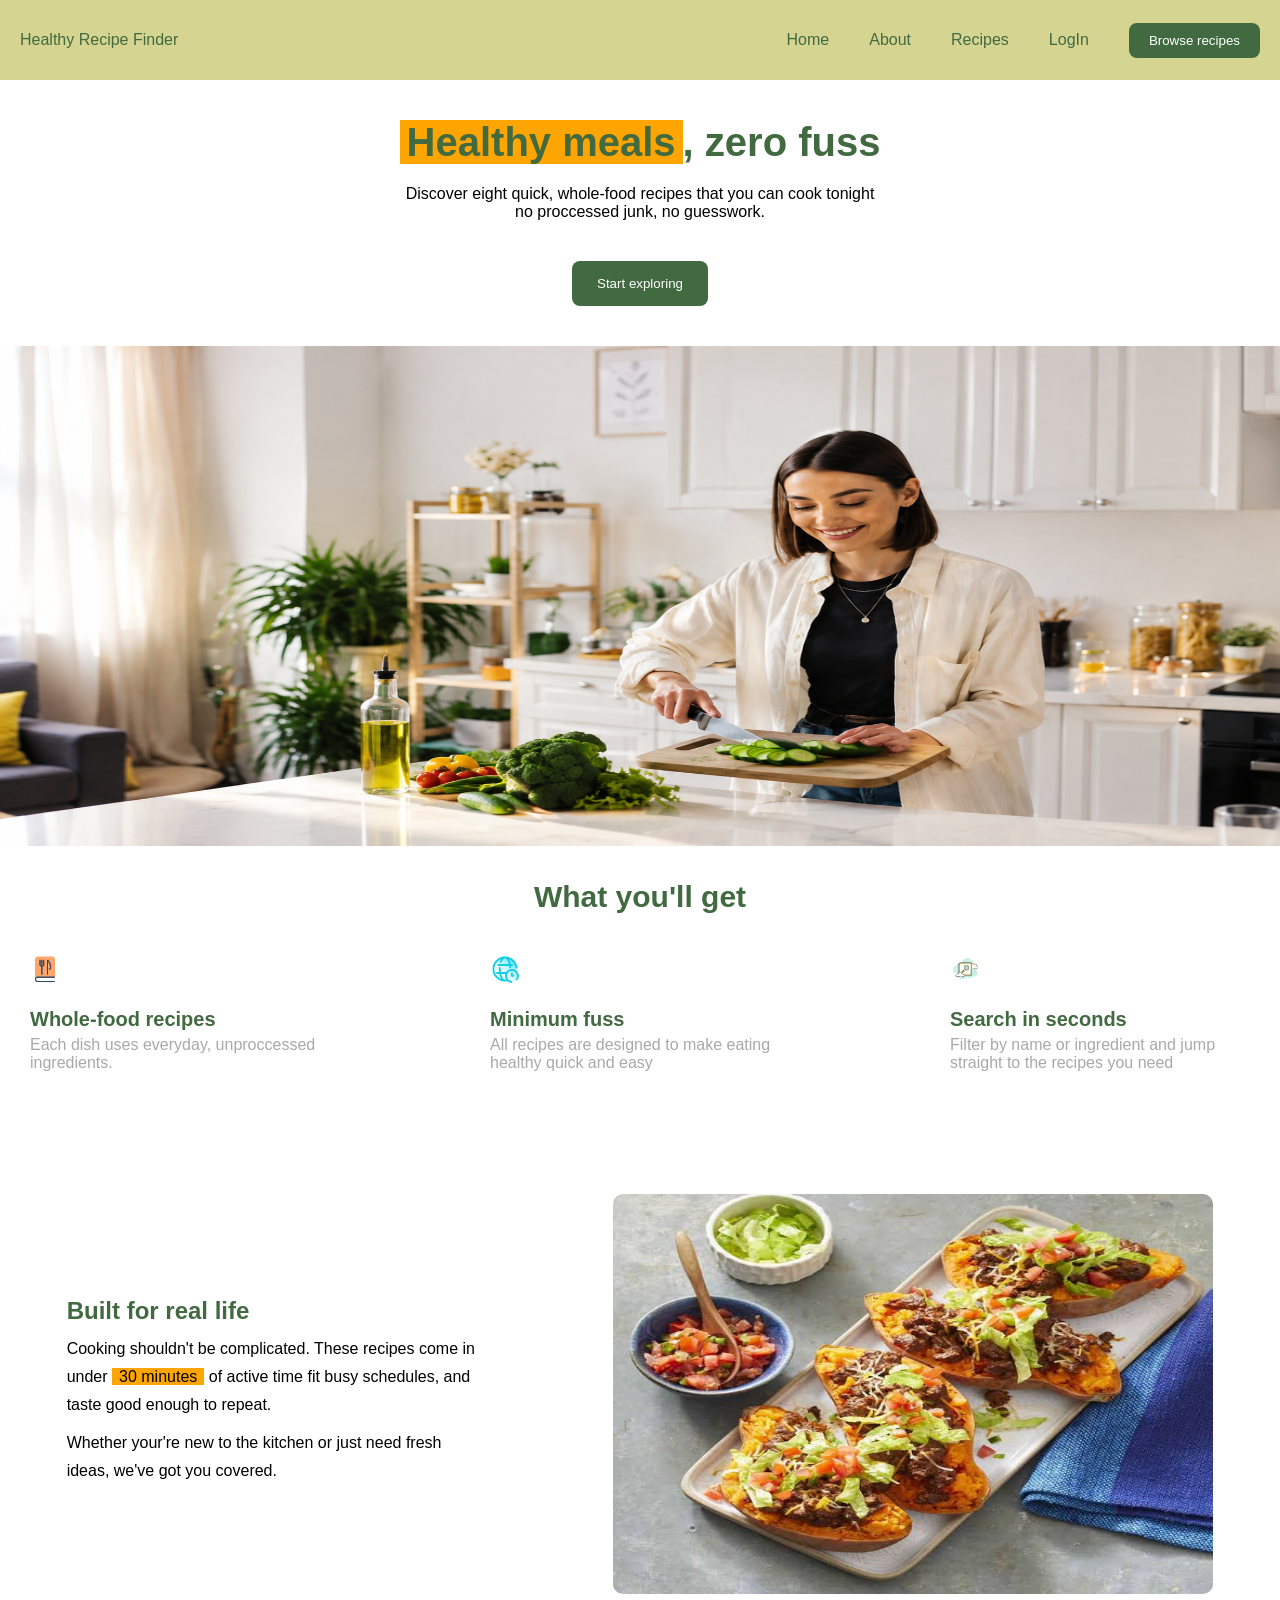
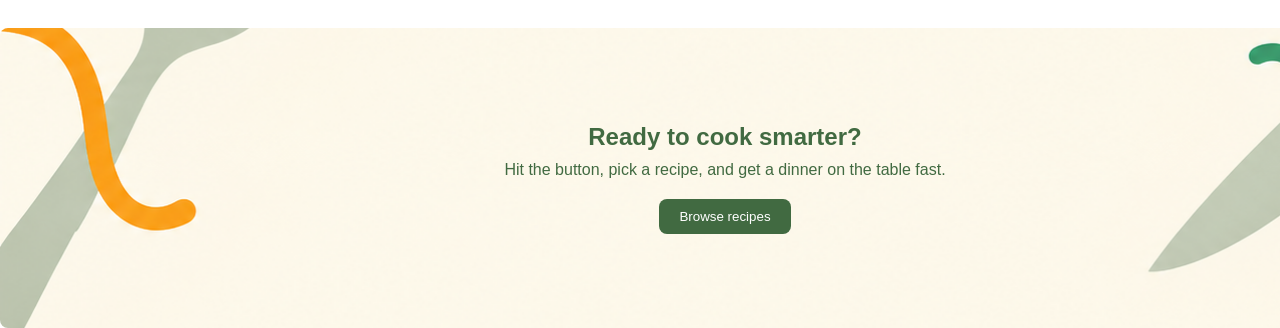
<file: index.html>
<!DOCTYPE html>
<html lang="en">
<head>
  <meta charset="UTF-8">
  <meta name="viewport" content="width=device-width, initial-scale=1.0">
  <title>Healthy Recipes Finder</title>
  <link rel="stylesheet" href="index.css">
</head>
<body>

  <nav>

    <a href="#" class="healthy">Healthy Recipe Finder</a>
    <input type="checkbox" id="sidebar-active">

    <label for="sidebar-active" class="open-sidebar-active"><svg xmlns="http://www.w3.org/2000/svg" height="32px" viewBox="0 -960 960 960" width="32px" fill="#e3e3e3"><path d="M120-240v-80h720v80H120Zm0-200v-80h720v80H120Zm0-200v-80h720v80H120Z"/></svg></label>

    <div class="links-container">

      <label for="sidebar-active" class="close-sidebar-active"><svg xmlns="http://www.w3.org/2000/svg" height="32px" viewBox="0 -960 960 960" width="32px" fill="#e3e3e3"><path d="m256-200-56-56 224-224-224-224 56-56 224 224 224-224 56 56-224 224 224 224-56 56-224-224-224 224Z"/></svg></label>

      <a href="index.html" class="home-link">Home</a>
      <a href="#">About</a>
      <a href="recipe.html">Recipes</a>
      <a href="login.html">LogIn</a>
      <button>Browse recipes</button>
    </div>
  </nav>

  <main>

    <p class="meals"> <span>Healthy meals</span>, zero fuss</p>
      <p class="discover">Discover eight quick, whole-food recipes that you can cook tonight <br> no proccessed junk, no guesswork.</p>

    <div class="first-div" align="center">
      <button>Start exploring</button>
    </div>


    <div class="picture" align="center">
      <img class="woman" src="woman.png">

    </div>

    <p class="what">What you'll get</p>

    <div class="second-div">

      <div class="inner-div">
        <img class="image1" src="recipe.png">
        <p class="whole"> Whole-food recipes</p>
        <p class="each">Each dish uses everyday, unproccessed <br> ingredients.</p>
      </div>


       <div class="inner-div">
        <img class="image1" src="fuss.png">
        <p class="whole"> Minimum fuss</p>
        <p class="each">All recipes are designed to make eating healthy quick and easy</p>
      </div>


       <div class="inner-div">
        <img class="image1" src="search.png">
        <p class="whole"> Search in seconds</p>
        <p class="each">Filter by name or ingredient and jump straight to the recipes you need</p>
      </div>

    </div>






    <div class="third-div">

      <div class="para-div">
        <p class="built">Built for real life</p>
        <p  class="cooking">Cooking shouldn't be complicated. These recipes come in <br> under <span>30 minutes</span> of active time fit busy schedules, and <br> taste good enough to repeat.</p>
        <p class="whether">Whether your're new to the kitchen or just need fresh <br> ideas, we've got you covered.</p>
      </div>

      <div>
        <img class="dish" src="images1.jpg" width="700px" height="500px">
      </div>

    </div>


    <div align="center">

      <div class="pics" align="center">
      <p class="ready">Ready to cook smarter?</p>
      <p class="hit">Hit the button, pick a recipe, and get a dinner on the table fast.</p>
      <button class="browse">Browse recipes</button>
    
    </div>
    </div>



    
  </main>  
</body>
</html>
</file>
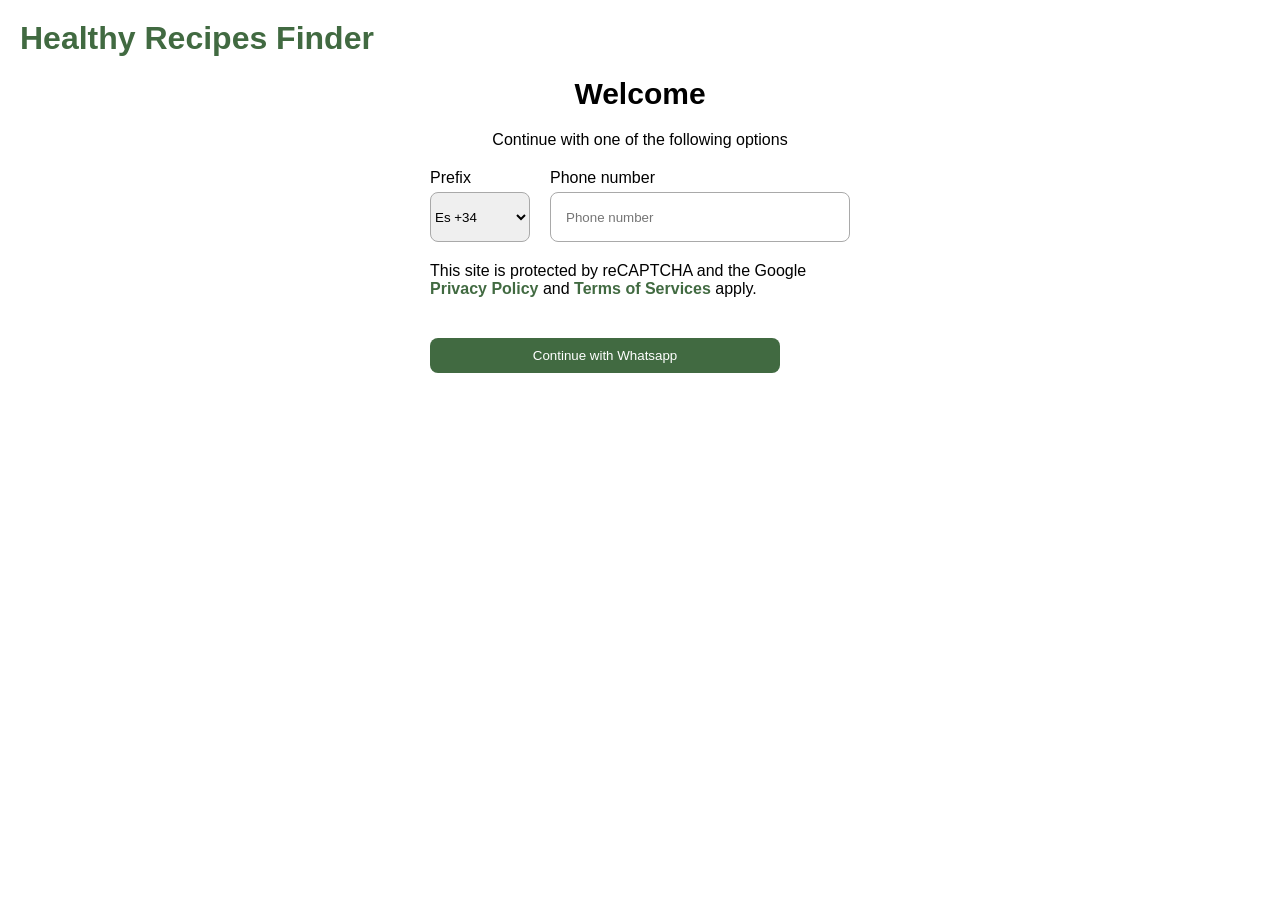
<file: login.html>
<!DOCTYPE html>
<html lang="en">
<head>
  <meta charset="UTF-8">
  <meta name="viewport" content="width=device-width, initial-scale=1.0">
  <title>Log-In</title>
  <link rel="stylesheet" href="login.css">
</head>
<body>

 <div class="first">
   <a href="index.html">Healthy Recipes Finder</a>
 </div>



 <div class="c">

  <div>
    <p class="welcome">Welcome</p>
  <p class="d">Continue with one of the following options</p>

  <div>
    <form>
      <div class="a"><label for="prefix">Prefix</label> <br> <select><option>Es +34</option></select></div>

      <div  class="b"><label for="phone-number">Phone number</label> <br> <input type="text" placeholder="Phone number"></div>
    </form>
    <p class="site">This site is protected by reCAPTCHA and the Google <span>Privacy Policy</span> and <span>Terms of Services</span> apply.</p>
  </div>

  <button class="continue">Continue with Whatsapp</button>


  </div>

  
</div>
</body>
</html>
</file>
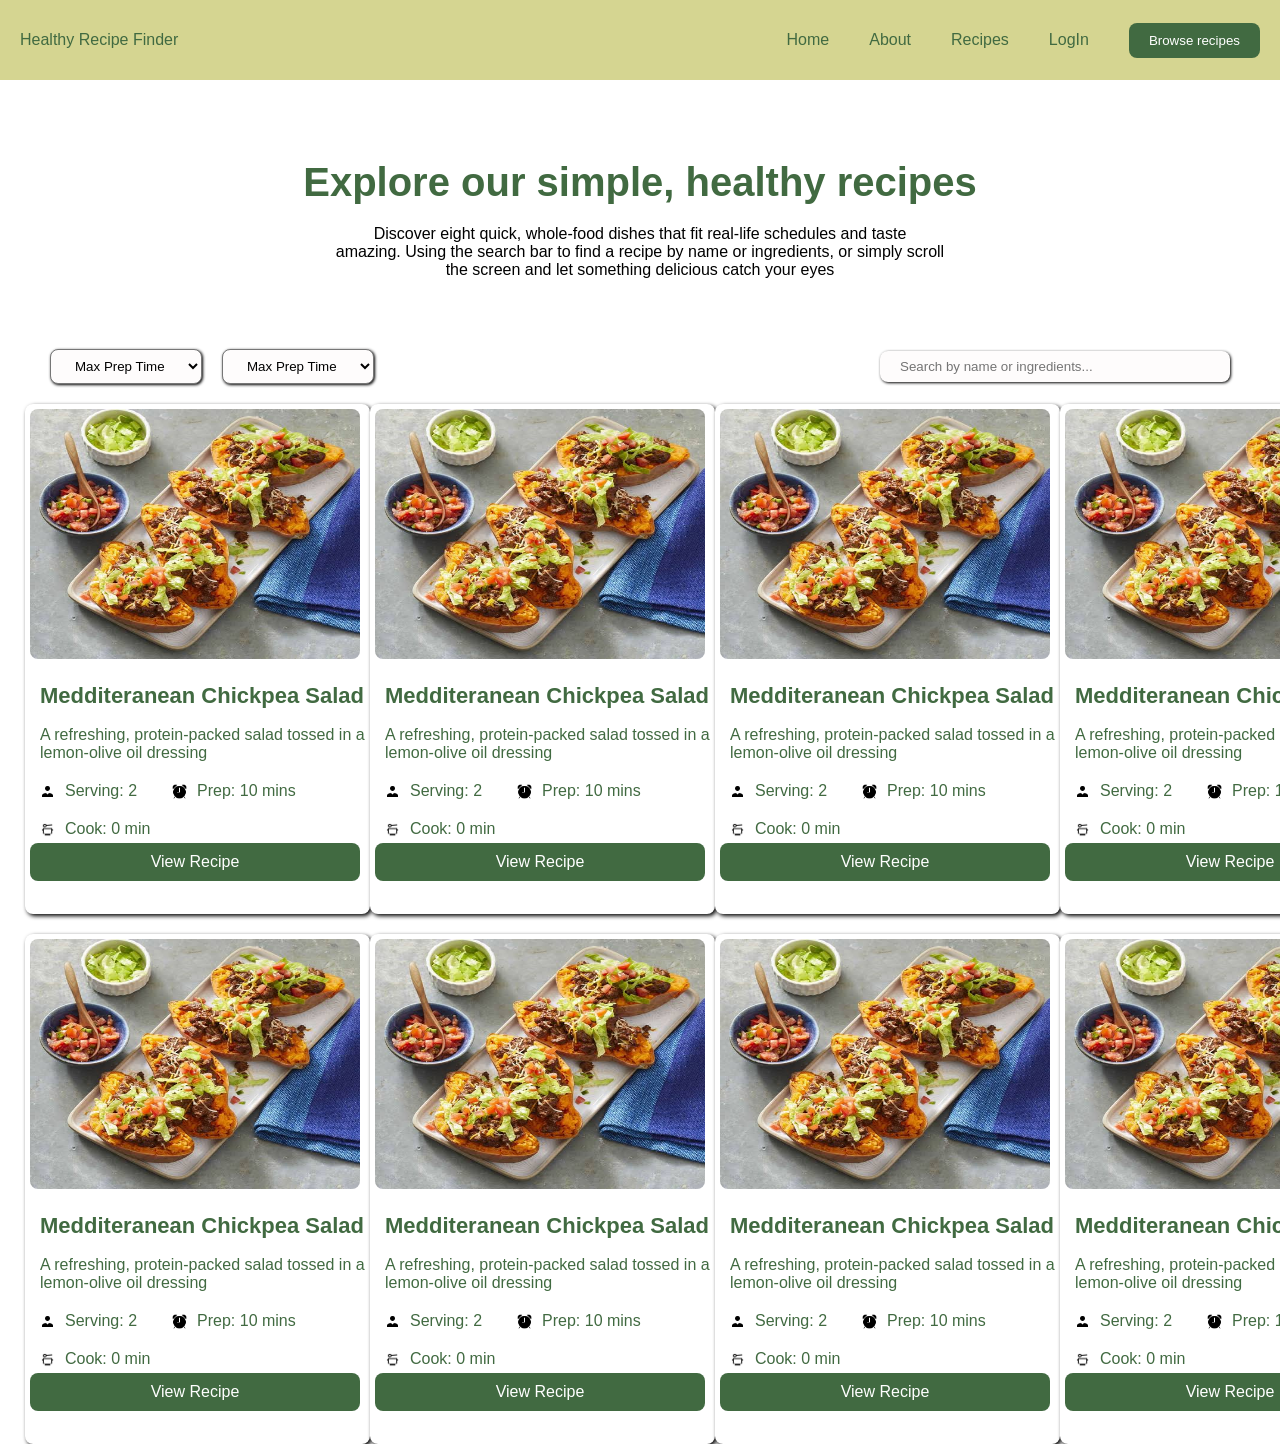
<file: recipe.html>
<!DOCTYPE html>
<html lang="en">
<head>
  <meta charset="UTF-8">
  <meta name="viewport" content="width=device-width, initial-scale=1.0">
  <title>Recipes</title>
  <link rel="stylesheet" href="recipe.css">
</head>
<body>

  <nav>

    <a href="#" class="healthy">Healthy Recipe Finder</a>
    <input type="checkbox" id="sidebar-active">

    <label for="sidebar-active" class="open-sidebar-active"><svg xmlns="http://www.w3.org/2000/svg" height="32px" viewBox="0 -960 960 960" width="32px" fill="#e3e3e3"><path d="M120-240v-80h720v80H120Zm0-200v-80h720v80H120Zm0-200v-80h720v80H120Z"/></svg></label>

    <div class="links-container">

      <label for="sidebar-active" class="close-sidebar-active"><svg xmlns="http://www.w3.org/2000/svg" height="32px" viewBox="0 -960 960 960" width="32px" fill="#e3e3e3"><path d="m256-200-56-56 224-224-224-224 56-56 224 224 224-224 56 56-224 224 224 224-56 56-224-224-224 224Z"/></svg></label>

      <a href="index.html" class="home-link">Home</a>
      <a href="#">About</a>
      <a href="recipe.html">Recipes</a>
      <a href="login.html">LogIn</a>
      <button>Browse recipes</button>
    </div>
  </nav>

  <main>

    <div>
      <p class="meals"> Explore our simple, healthy recipes</p>
      <p class="discover">Discover eight quick, whole-food dishes that fit real-life schedules and taste <br> amazing. Using the search bar to find a recipe by name or ingredients, or simply scroll <br> the screen and let something delicious catch your eyes </p>
    </div>





    <div class="long">
      <div class="time">
        <select  id="prep-time">
          <option>Max Prep Time</option>
          <option> 10 minutes</option>
          <option> 15 minutes</option>
          <option> 20 minutes</option>
        </select>


        <select  id="cook-time">
          <option>Max Prep Time</option>
          <option> 20 minutes</option>
          <option> 15 minutes</option>
          <option> 10 minutes</option>
          <option> 5 minutes</option>
        </select>
      </div>

      <input type="search" placeholder="Search by name or ingredients...">
    </div>





    <div class="large">




      <div class="big">
        <img class="image" src="images1.jpg" >
        <p class="salad">Medditeranean Chickpea Salad</p>
        <p class="a">A refreshing, protein-packed salad tossed in a lemon-olive oil dressing </p>

       <div class="min">
         <div class="account"><img src="account.png" width="15px" height="15px"> <p>Serving: 2</p></div>
          <div class="account"><img src="time.png" width="15px" height="15px"> <p>Prep: 10 mins</p></div>
       </div>

       <div class="account" id="cook"><img src="cooking.png" width="15px" height="15px"> <p>Cook: 0 min</p></div>

       <button class="view">View Recipe</button>
      </div>


      
      <div class="big">
        <img class="image" src="images1.jpg" >
        <p class="salad">Medditeranean Chickpea Salad</p>
        <p class="a">A refreshing, protein-packed salad tossed in a lemon-olive oil dressing </p>

       <div class="min">
         <div class="account"><img src="account.png" width="15px" height="15px"> <p>Serving: 2</p></div>
          <div class="account"><img src="time.png" width="15px" height="15px"> <p>Prep: 10 mins</p></div>
       </div>

       <div class="account" id="cook"><img src="cooking.png" width="15px" height="15px"> <p>Cook: 0 min</p></div>

       <button class="view">View Recipe</button>
      </div>



      
      <div class="big">
        <img class="image" src="images1.jpg" >
        <p class="salad">Medditeranean Chickpea Salad</p>
        <p class="a">A refreshing, protein-packed salad tossed in a lemon-olive oil dressing </p>

       <div class="min">
         <div class="account"><img src="account.png" width="15px" height="15px"> <p>Serving: 2</p></div>
          <div class="account"><img src="time.png" width="15px" height="15px"> <p>Prep: 10 mins</p></div>
       </div>

       <div class="account" id="cook"><img src="cooking.png" width="15px" height="15px"> <p>Cook: 0 min</p></div>

       <button class="view">View Recipe</button>
      </div>



      
      <div class="big">
        <img class="image" src="images1.jpg" >
        <p class="salad">Medditeranean Chickpea Salad</p>
        <p class="a">A refreshing, protein-packed salad tossed in a lemon-olive oil dressing </p>

       <div class="min">
         <div class="account"><img src="account.png" width="15px" height="15px"> <p>Serving: 2</p></div>
          <div class="account"><img src="time.png" width="15px" height="15px"> <p>Prep: 10 mins</p></div>
       </div>

       <div class="account" id="cook"><img src="cooking.png" width="15px" height="15px"> <p>Cook: 0 min</p></div>

       <button class="view">View Recipe</button>
      </div>



      
      <div class="big">
        <img class="image" src="images1.jpg" >
        <p class="salad">Medditeranean Chickpea Salad</p>
        <p class="a">A refreshing, protein-packed salad tossed in a lemon-olive oil dressing </p>

       <div class="min">
         <div class="account"><img src="account.png" width="15px" height="15px"> <p>Serving: 2</p></div>
          <div class="account"><img src="time.png" width="15px" height="15px"> <p>Prep: 10 mins</p></div>
       </div>

       <div class="account" id="cook"><img src="cooking.png" width="15px" height="15px"> <p>Cook: 0 min</p></div>

       <button class="view">View Recipe</button>
      </div>




      
      <div class="big">
        <img class="image" src="images1.jpg" >
        <p class="salad">Medditeranean Chickpea Salad</p>
        <p class="a">A refreshing, protein-packed salad tossed in a lemon-olive oil dressing </p>

       <div class="min">
         <div class="account"><img src="account.png" width="15px" height="15px"> <p>Serving: 2</p></div>
          <div class="account"><img src="time.png" width="15px" height="15px"> <p>Prep: 10 mins</p></div>
       </div>

       <div class="account" id="cook"><img src="cooking.png" width="15px" height="15px"> <p>Cook: 0 min</p></div>

       <button class="view">View Recipe</button>
      </div>




      
      <div class="big">
        <img class="image" src="images1.jpg" >
        <p class="salad">Medditeranean Chickpea Salad</p>
        <p class="a">A refreshing, protein-packed salad tossed in a lemon-olive oil dressing </p>

       <div class="min">
         <div class="account"><img src="account.png" width="15px" height="15px"> <p>Serving: 2</p></div>
          <div class="account"><img src="time.png" width="15px" height="15px"> <p>Prep: 10 mins</p></div>
       </div>

       <div class="account" id="cook"><img src="cooking.png" width="15px" height="15px"> <p>Cook: 0 min</p></div>

       <button class="view">View Recipe</button>
      </div>




      
      <div class="big">
        <img class="image" src="images1.jpg" >
        <p class="salad">Medditeranean Chickpea Salad</p>
        <p class="a">A refreshing, protein-packed salad tossed in a lemon-olive oil dressing </p>

       <div class="min">
         <div class="account"><img src="account.png" width="15px" height="15px"> <p>Serving: 2</p></div>
          <div class="account"><img src="time.png" width="15px" height="15px"> <p>Prep: 10 mins</p></div>
       </div>

       <div class="account" id="cook"><img src="cooking.png" width="15px" height="15px"> <p>Cook: 0 min</p></div>

       <button class="view">View Recipe</button>
      </div>





    </div>
  </main>
  
</body>
</html>
</file>
<file: index.css>
:root{
  --text-color:rgb(65, 106, 65);
  --accent-color:rgb(59, 120, 200);
  --junior-color:rgb(213, 213, 145);
}

*{
  margin: 0;
  padding: 0;
  box-sizing: border-box;
}

html{
  font-size: 12pt;
  font-family: Poppins, Segoe UI, sans-serif, Tahoma;
}

nav{
  height: 80px;
  width: 100%;
  background-color: var(--junior-color);
  display: flex;
  align-items: center;
  justify-content: flex-end;
  margin-bottom: 40px;
}

.links-container{
  height: 100%;
  width: 100%;
  display: flex;
  align-items: center;
  justify-content: flex-end;
}

nav a{
  height: 100%;
  text-decoration: none;
  padding: 0 20px;
  color: var(--text-color);
  display: flex;
  align-items: center;
}
nav button{
  background-color: var(--text-color);
  color: white;
  padding: 10px 20px;
  border: none;
  border-radius: 8px;
  margin-left:20px ;
  margin-right: 20px;
  cursor: pointer;

}

/* nav a:hover{
  background-color: var(--accent-color);
} 
.home-link{
  margin-right: auto;
} */

#sidebar-active{
  display: none;
}
.open-sidebar-active, .close-sidebar-active{
  padding: 0 20px;
display: none;
}
.healthy{
  width: 100%;
}

.meals{
  font-size: 40px;
  font-weight: bold;
  color: var(--text-color);
  text-align:center ;

}

span{
  background-color: orange;
  padding: 0 7px;

}

.discover{
  text-align: center;
  margin-top: 20px;
}

.first-div button{
  margin-top: 40px;
  padding: 15px 25px;
  border: none;
  border-radius: 8px;
  color: white;
  background-color: var(--text-color);
  cursor: pointer;

}

.woman{
  border-radius: 8px;
  margin-top: 40px;
  margin-bottom: 30px;
  width:1450px;
  height:500px;
}

.what{
  font-size: 30px;
  font-weight: bold;
  color: var(--text-color);
  text-align:center ;
  margin-bottom: 40px;
}

.image1{
  width: 30px;
  height: 30px;
  border-radius: 8px;
  margin-bottom: 20px;

}

.inner-div{
  width: 300px;
  height: 200px;
}
.whole{
  font-size: 20px;
  font-weight: bold;
  color: var(--text-color);
  margin-bottom: 5px;
}

.each{
  color: darkgray;
}


.second-div{
  width: 100%;
  display: flex;
  align-items: center;
  justify-content: center;
  gap: 160px;
  margin-bottom: 40px;
}

.built{
  font-size: 24px;
  font-weight: bold;
  color: var(--text-color);
}

.cooking, .whether{
  margin-top: 10px;
  margin-bottom: 10px;
  line-height: 28px;
}

/* .para-div{
  width: 700px;
} */


.dish{
height: 400px;
width: 600px;
border-radius: 10px;
}

.third-div{
  display: flex;
  align-items: center;
  justify-content: space-around;
  margin-bottom: 30px;
  gap: 5px;
}

.pics{
  min-height: 300px;
  background-image: url(pics.png);
  background-position: center;
  background-repeat: no-repeat;
  background-size: cover;
  border-radius: 8px;
  width: 1450px;
  align-content: center;

  
}

.ready{
  font-weight: bold;
  font-size: 24px;
  color: var(--text-color);
  margin-bottom: 10px;
}

.hit{
  
  font-size: 16px;
  color: var(--text-color);
  margin-bottom: 10px;
}

.browse{
   background-color: var(--text-color);
  color: white;
  padding: 10px 20px;
  border: none;
  border-radius: 8px;
  margin-left:20px ;
  margin-right: 20px;
  cursor: pointer;
  margin-top: 10px;
}









@media only screen and (max-width:768px){
  .links-container{
    flex-direction: column;
    position: fixed;
    display: none;
    top: 0;
    right:0;
    z-index: 10;
    background-color: var(--junior-color);
    width: 300px;
    justify-content: flex-start;
    align-items: center;
  }

  nav a{
    height: auto;
    padding: 30px 30px;
    width: 100%;
    
  }

  nav button{
  background-color: var(--text-color);
  color: white;
  padding: 10px 20px;
  border: none;
  border-radius: 8px;
  width: 80%;
  cursor: pointer;

}

  .open-sidebar-active, .close-sidebar-active{
  margin-left: -200px;
display: block;
}

nav svg{
  fill: var(--text-color); 
}

#sidebar-active:checked ~ .links-container{
  display: flex;
}

.healthy{
  width: 100%;
  display: none;
}


.meals{
  font-size: 38px;
  font-weight: bold;
  color: var(--text-color);
  text-align:center ;

}

span{
  background-color: orange;
  padding: 0 7px;

}

.discover{
  font-size: 17px;
  text-align: center;
  margin-top: 20px;
  padding: 0 5px;
}

.first-div button{
  margin-top: 40px;
  padding: 20px 35px;
  border: none;
  font-size: 16px;
  border-radius: 8px;
  color: white;
  background-color: var(--text-color);
  cursor: pointer;

}

.woman{
  border-radius: 8px;
  margin-top: 40px;
  margin-bottom: 30px;
  width:350px;
  height:150px;
}

.what{
  font-size: 24px;
  font-weight: bold;
  color: var(--text-color);
  text-align:center ;
  margin-bottom: 40px;
}



.second-div{
  width: 100%;
  display: flex;
  flex-direction: column;
  align-items: center;
  justify-content: center;
  margin-bottom: 40px;
}
.inner-div{
  margin-left: 20px;
  margin-bottom: -200px;
}

.each{
  font-size: 15px;
}

.whole{
  margin-top: 3px;
}
.built{
  font-size: 24px;
  font-weight: bold;
  color: var(--text-color);
  margin-top: 120px;
  padding-left: 5px;
}

.cooking, .whether{
  padding-left: 5px;
  font-size: 14px;
  margin-top: 10px;
  margin-bottom: 10px;
  line-height: 22px;
  
}

/* .para-div{
  width: 700px;
} */


.dish{
height: 150px;
width: 350px;
border-radius: 10px;
}

.third-div{
  display: flex;
  flex-direction: column;
  align-items: center;
  justify-content: space-around;
  margin-bottom: 30px;
  gap: 5px;
}

.pics{
  min-height: 160px;
  background-image: url(pics.png);
  background-position: center;
  background-repeat: no-repeat;
  background-size: cover;
  border-radius: 8px;
  width: 350px;
  align-content: center;
  margin-bottom: 30px;

  
}

.ready{
  font-weight: bold;
  font-size: 22px;
  color: var(--text-color);
  margin-bottom: 10px;
}

.hit{
  
  font-size: 14px;
  color: var(--text-color);
  margin-bottom: 10px;
}

.browse{
   background-color: var(--text-color);
  color: white;
  padding: 10px 20px;
  border: none;
  border-radius: 8px;
  margin-left:20px ;
  margin-right: 20px;
  cursor: pointer;
  margin-top: 10px;
}



  
}
</file>
<file: login.css>
:root{
  --text-color:rgb(65, 106, 65);
  --accent-color:rgb(59, 120, 200);
  --junior-color:rgb(213, 213, 145);
}

*{
  margin: 0;
  padding: 0;
  box-sizing: border-box;
}

html{
  font-size: 12pt;
  font-family: Poppins, Segoe UI, sans-serif, Tahoma;
}


a{
  text-decoration: none;
  font-size: 32px;
  color: var(--text-color);
  font-weight: bold;
  
}

.first{
  margin: 20px;

}

form{
  display: flex;
  gap: 20px;
}

form label{
  font-size: 16px;
  margin-top: 20px;
}

form select{
  font-family: sans-serif;
  width: 100px;
  height: 50px;
  margin-top: 5px;
  border-radius: 8px;
  border: 1px solid darkgray;
}

form input{
  font-family: sans-serif;
  width: 300px;
  height: 50px;
  margin-top: 5px;
  border-radius: 8px;
  border: 1px solid darkgray;
  padding-left: 15px;
}


.welcome{
  font-size: 30px;
  font-weight: bold;
  text-align: center;
  margin-bottom: 20px;
}
.d{
  text-align: center;
  margin-bottom: 20px;
}

span{
  color: var(--text-color);
  font-weight: bold;

}

.site{
  width: 400px;
  margin-top: 20px;
  margin-bottom: 30px;
}

.continue{
  width: 350px;
  padding: 10px 0;
  background-color: var(--text-color);
  border: none;
  border-radius: 8px;
  color: white;
  margin-top: 10px;
}
.c{
  display: flex;
  justify-content: center;
}


@media only screen and (max-width:768px){
  

a{
  text-decoration: none;
  font-size: 32px;
  color: var(--text-color);
  font-weight: bold;
  
}

.first{
  margin: 20px;

}

form{
  display: flex;
  gap: 20px;
  justify-content: center;
}

form label{
  font-size: 16px;
  margin-top: 20px;
}

form select{
  font-family: sans-serif;
  width: 90px;
  height: 50px;
  margin-top: 5px;
  border-radius: 8px;
  border: 1px solid darkgray;
  padding-left:7px;
}

form input{
  font-family: sans-serif;
  width: 200px;
  height: 50px;
  margin-top: 5px;
  border-radius: 8px;
  border: 1px solid darkgray;
  padding-left: 15px;
}


.welcome{
  font-size: 30px;
  font-weight: bold;
  text-align: center;
  margin-bottom: 20px;
}
.d{
  text-align: center;
  margin-bottom: 20px;
}

span{
  color: var(--text-color);
  font-weight: bold;

}

.site{
  width: 400px;
  margin-top: 20px;
  margin-bottom: 30px;
  text-align: center;
}

.continue{
  width: 350px;
  padding: 10px 0;
  background-color: var(--text-color);
  border: none;
  border-radius: 8px;
  color: white;
  margin-top: 10px;
 margin-left: 25px;
}
.c{
  display: flex;
  justify-content: center;
}
}
</file>
<file: recipe.css>
:root{
  --text-color:rgb(65, 106, 65);
  --accent-color:rgb(59, 120, 200);
  --junior-color:rgb(213, 213, 145);
}

*{
  margin: 0;
  padding: 0;
  box-sizing: border-box;
}

html{
  font-size: 12pt;
  font-family: Poppins, Segoe UI, sans-serif, Tahoma;
}

nav{
  height: 80px;
  width: 100%;
  background-color: var(--junior-color);
  display: flex;
  align-items: center;
  justify-content: flex-end;
  margin-bottom: 40px;
}

.links-container{
  height: 100%;
  width: 100%;
  display: flex;
  align-items: center;
  justify-content: flex-end;
}

nav a{
  height: 100%;
  text-decoration: none;
  padding: 0 20px;
  color: var(--text-color);
  display: flex;
  align-items: center;
}
nav button{
  background-color: var(--text-color);
  color: white;
  padding: 10px 20px;
  border: none;
  border-radius: 8px;
  margin-left:20px ;
  margin-right: 20px;
  cursor: pointer;

}

/* nav a:hover{
  background-color: var(--accent-color);
} 
.home-link{
  margin-right: auto;
} */

#sidebar-active{
  display: none;
}
.open-sidebar-active, .close-sidebar-active{
  padding: 0 20px;
display: none;
}
.healthy{
  width: 100%;
}

.meals{
  font-size: 40px;
  font-weight: bold;
  color: var(--text-color);
  text-align:center ;
  margin-top: 80px;

}

span{
  background-color: orange;
  padding: 0 7px;

}

.discover{
  text-align: center;
  margin-top: 20px;
}




.time{
  display: flex;
  margin-top: 50px;
  align-items: center;
  gap: 20px;
}

#prep-time{
  padding: 8px 20px;
  border-radius: 8px;
  background-color: rgb(254, 252, 252);
  box-shadow: 1px 1px 3px black;
  cursor: pointer;
}

#cook-time{
    padding: 8px 20px;
  border-radius: 8px;
   background-color: rgb(254, 252, 252);
  box-shadow: 1px 1px 3px black;
  cursor: pointer;
}

input{
  padding: 8px 20px;
  border-radius: 8px;
  background-color: rgb(254, 252, 252);
  box-shadow: 1px 1px 3px black;
  cursor: pointer;
  border: none;
  width: 350px;
  margin-top: 50px;
}

.long{
  display: flex;
  align-items: center;
  justify-content: space-between;
  padding: 20px 50px;
}

.big{
  width: 345px;
  height: 510px;
  border: none;
  background-color: white;
  border-radius: 8px;
  box-shadow: 2px 2px 4px black;
}

.image{
  width: 330px;
  height: 250px;
 margin-left: 5px;
 margin-right: 5px;
 margin-top: 5px;
 border-radius: 8px;
}



.salad{
  font-size: 22px;
  color: var(--text-color);
  font-weight: bold;
   margin-top: 20px;
   margin-left: 15px;
  
}
.a{
  margin-top: 17px;
  margin-bottom: 20px;
  color: var(--text-color);
  margin-left: 15px;
}


.account{
  display: flex;
  align-items: center;
  gap: 10px;
  color: var(--text-color);
  margin-left: 15px;
}

.min{
  display: flex;
  align-items: center; 
  gap: 20px;
}

#cook{
  margin-top: 20px;
}

.view{
  width: 330px;
  margin-left: 5px;
  padding: 10px;
  border-radius: 8px;
  border: none;
  background-color: var(--text-color);
  color: white;
  font-size: 16px;
  cursor: pointer;
  margin-top: 5px;
}

.large{
  display: grid;
  grid-template-columns: 1fr 1fr 1fr 1fr ;
  grid-template-rows: 530px;
  margin-left: 25px;
}






@media only screen and (max-width:768px){
   .links-container{
    flex-direction: column;
    position: fixed;
    display: none;
    top: 0;
    right:0;
    z-index: 10;
    background-color: var(--junior-color);
    width: 300px;
    justify-content: flex-start;
    align-items: center;
  }

  nav a{
    height: auto;
    padding: 30px 30px;
    width: 100%;
    
  }

  nav button{
  background-color: var(--text-color);
  color: white;
  padding: 10px 20px;
  border: none;
  border-radius: 8px;
  width: 80%;
  cursor: pointer;

}

  .open-sidebar-active, .close-sidebar-active{
  margin-left: -200px;
display: block;
}

nav svg{
  fill: var(--text-color); 
}

#sidebar-active:checked ~ .links-container{
  display: flex;
}

.healthy{
  width: 100%;
  display: none;
}

.meals{
  font-size: 40px;
  font-weight: bold;
  color: var(--text-color);
  
  margin-top: 50px;

}

span{
  background-color: orange;
  padding: 0 7px;

}

.discover{
  padding-left: 10px;
  padding-right: 10px;
  text-align: center;

}




.time{
  display: flex;
  margin-top: 50px;
  align-items: center;
  gap: 20px;
}

#prep-time{
  padding: 8px 20px;
  border-radius: 8px;
  background-color: rgb(254, 252, 252);
  box-shadow: 1px 1px 3px black;
  cursor: pointer;
}

#cook-time{
    padding: 8px 20px;
  border-radius: 8px;
   background-color: rgb(254, 252, 252);
  box-shadow: 1px 1px 3px black;
  cursor: pointer;
}

input{
  padding: 8px 20px;
  border-radius: 8px;
  background-color: rgb(254, 252, 252);
  box-shadow: 1px 1px 3px black;
  cursor: pointer;
  border: none;
  width: 350px;
  margin-top: 30px;
}

.long{
  display: flex;
  flex-direction: column-reverse;
  align-items: center;
  justify-content: space-between;
  padding: 20px 50px;
}

.big{
  width: 345px;
  height: 510px;
  border: none;
  background-color: white;
  border-radius: 8px;
  box-shadow: 2px 2px 4px black;
}

.image{
  width: 330px;
  height: 250px;
 margin-left: 5px;
 margin-right: 5px;
 margin-top: 5px;
 border-radius: 8px;
}



.salad{
  font-size: 22px;
  color: var(--text-color);
  font-weight: bold;
   margin-top: 20px;
   margin-left: 15px;
  
}
.a{
  margin-top: 17px;
  margin-bottom: 20px;
  color: var(--text-color);
  margin-left: 15px;
}


.account{
  display: flex;
  align-items: center;
  gap: 10px;
  color: var(--text-color);
  margin-left: 15px;
}

.min{
  display: flex;
  align-items: center; 
  gap: 20px;
}

#cook{
  margin-top: 20px;
}

.view{
  width: 330px;
  margin-left: 5px;
  padding: 10px;
  border-radius: 8px;
  border: none;
  background-color: var(--text-color);
  color: white;
  font-size: 16px;
  cursor: pointer;
  margin-top: 5px;
}

.large{
  display: grid;
  grid-template-columns: 1fr  ;
  grid-template-rows: 530px 530px 530px 530px 530px 530px 530px 530px;
  margin-left: 25px;
}
}
</file>
